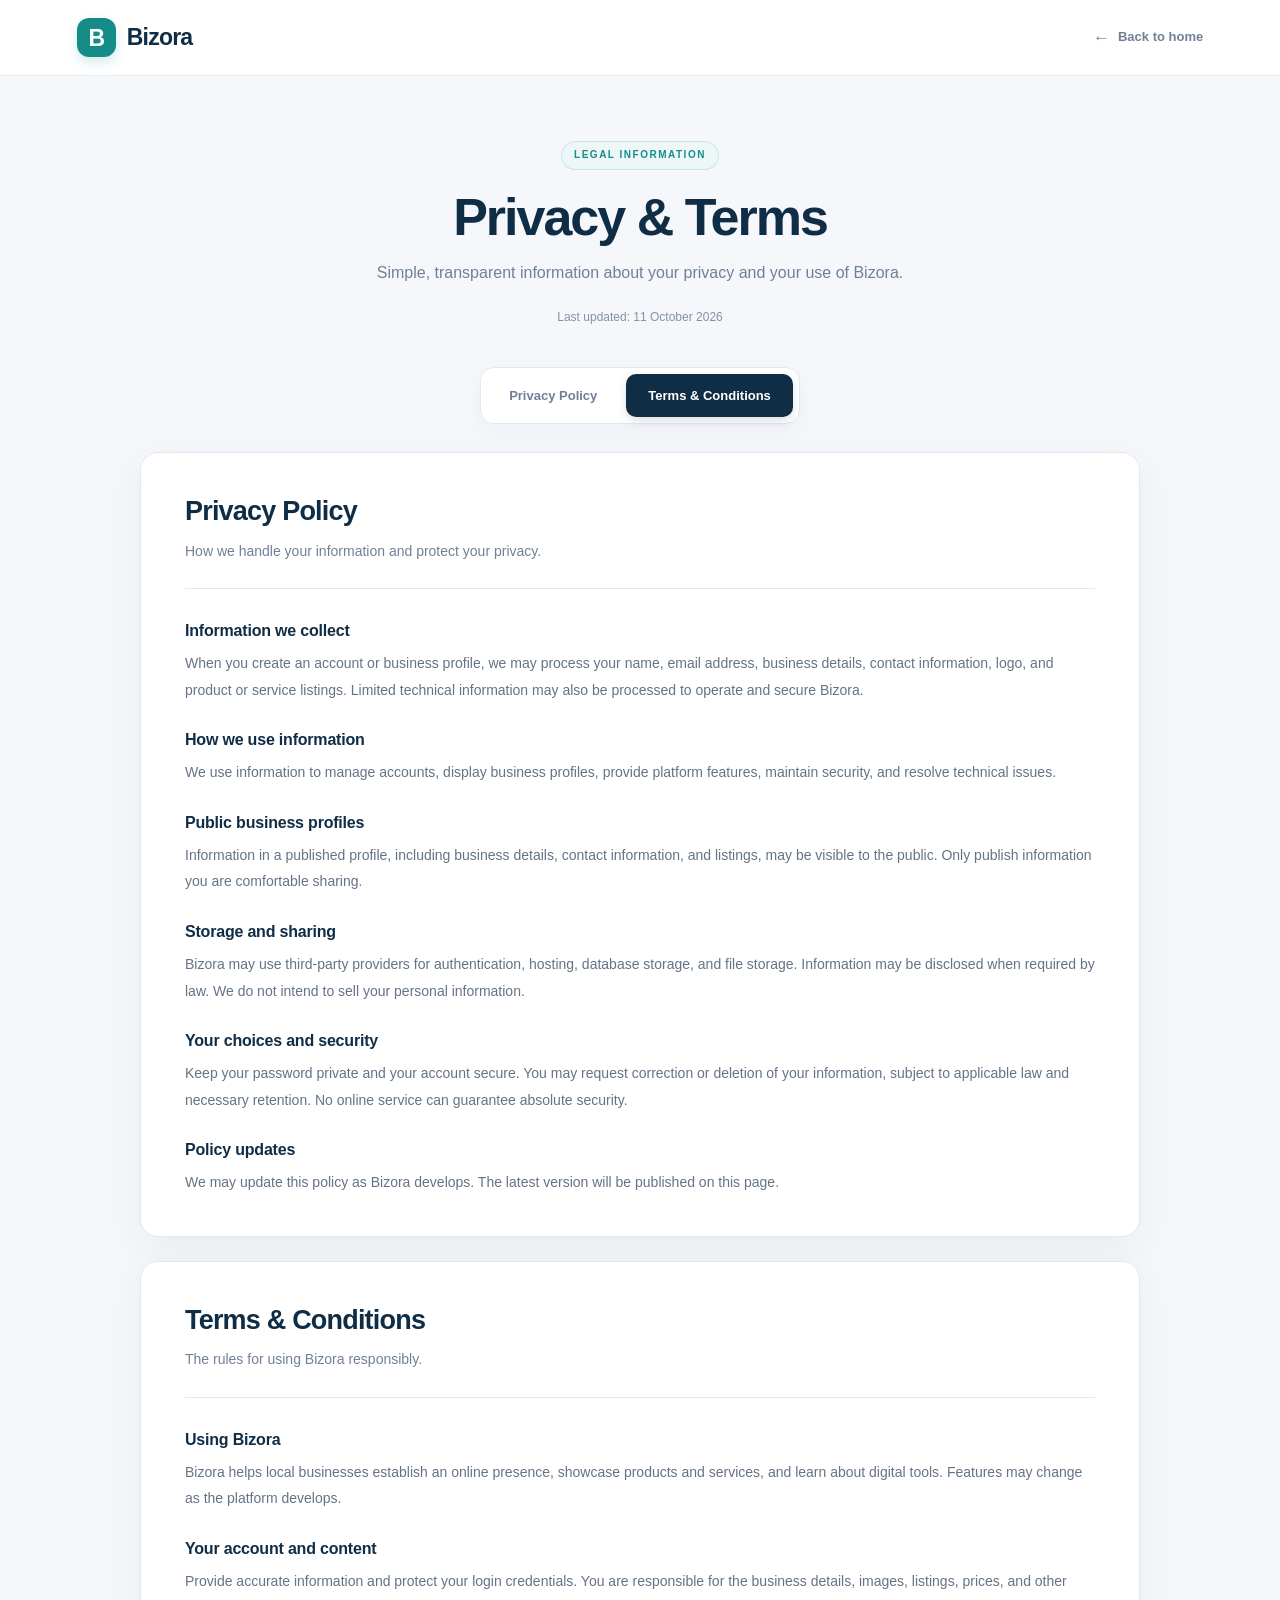
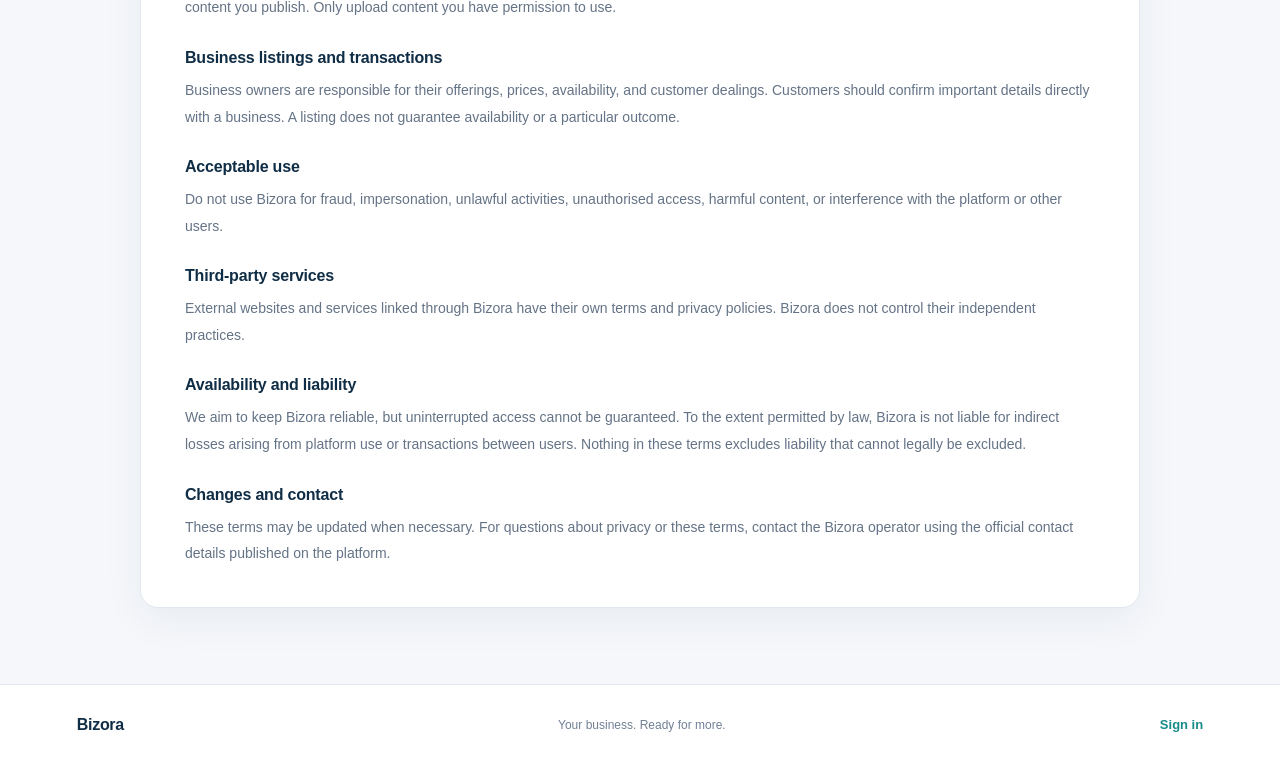
<file: legal.html>
<!DOCTYPE html>
<html lang="en">
<head>
    <meta charset="UTF-8">
    <meta name="viewport" content="width=device-width, initial-scale=1.0">
    <meta name="theme-color" content="#102D46">
    <meta name="description" content="Read Bizora's Privacy Policy and Terms & Conditions.">
    <title>Privacy & Terms | Bizora</title>
    <link rel="stylesheet" href="./css/legal.css">
</head>
<body>
    <header class="legal-header">
        <a href="./index.html" class="legal-brand" aria-label="Bizora home">
            <span class="brand-mark" aria-hidden="true">B</span>
            <span>Bizora</span>
        </a>
        <a href="./index.html" class="back-link">Back to home</a>
    </header>

    <main class="legal-container">
        <section class="legal-hero">
            <span class="eyebrow">LEGAL INFORMATION</span>
            <h1>Privacy & Terms</h1>
            <p>
                Simple, transparent information about your privacy
                and your use of Bizora.
            </p>
            <span class="updated-date">Last updated: 11 October 2026</span>
        </section>

        <nav class="legal-tabs" aria-label="Legal documents">
            <a href="#privacy" class="legal-tab active">Privacy Policy</a>
            <a href="#terms" class="legal-tab">Terms & Conditions</a>
        </nav>

        <div class="legal-content">
            <section id="privacy" class="legal-section">
                <h2>Privacy Policy</h2>
                <p class="section-intro">
                    How we handle your information and protect your privacy.
                </p>

                <h3>Information we collect</h3>
                <p>
                    When you create an account or business profile, we may process
                    your name, email address, business details, contact information,
                    logo, and product or service listings. Limited technical
                    information may also be processed to operate and secure Bizora.
                </p>

                <h3>How we use information</h3>
                <p>
                    We use information to manage accounts, display business profiles,
                    provide platform features, maintain security, and resolve
                    technical issues.
                </p>

                <h3>Public business profiles</h3>
                <p>
                    Information in a published profile, including business details,
                    contact information, and listings, may be visible to the public.
                    Only publish information you are comfortable sharing.
                </p>

                <h3>Storage and sharing</h3>
                <p>
                    Bizora may use third-party providers for authentication, hosting,
                    database storage, and file storage. Information may be disclosed
                    when required by law. We do not intend to sell your personal
                    information.
                </p>

                <h3>Your choices and security</h3>
                <p>
                    Keep your password private and your account secure. You may
                    request correction or deletion of your information, subject to
                    applicable law and necessary retention. No online service can
                    guarantee absolute security.
                </p>

                <h3>Policy updates</h3>
                <p>
                    We may update this policy as Bizora develops. The latest version
                    will be published on this page.
                </p>
            </section>

            <section id="terms" class="legal-section">
                <h2>Terms & Conditions</h2>
                <p class="section-intro">
                    The rules for using Bizora responsibly.
                </p>

                <h3>Using Bizora</h3>
                <p>
                    Bizora helps local businesses establish an online presence,
                    showcase products and services, and learn about digital tools.
                    Features may change as the platform develops.
                </p>

                <h3>Your account and content</h3>
                <p>
                    Provide accurate information and protect your login credentials.
                    You are responsible for the business details, images, listings,
                    prices, and other content you publish. Only upload content you
                    have permission to use.
                </p>

                <h3>Business listings and transactions</h3>
                <p>
                    Business owners are responsible for their offerings, prices,
                    availability, and customer dealings. Customers should confirm
                    important details directly with a business. A listing does not
                    guarantee availability or a particular outcome.
                </p>

                <h3>Acceptable use</h3>
                <p>
                    Do not use Bizora for fraud, impersonation, unlawful activities,
                    unauthorised access, harmful content, or interference with the
                    platform or other users.
                </p>

                <h3>Third-party services</h3>
                <p>
                    External websites and services linked through Bizora have their
                    own terms and privacy policies. Bizora does not control their
                    independent practices.
                </p>

                <h3>Availability and liability</h3>
                <p>
                    We aim to keep Bizora reliable, but uninterrupted access cannot
                    be guaranteed. To the extent permitted by law, Bizora is not
                    liable for indirect losses arising from platform use or
                    transactions between users. Nothing in these terms excludes
                    liability that cannot legally be excluded.
                </p>

                <h3>Changes and contact</h3>
                <p>
                    These terms may be updated when necessary. For questions about
                    privacy or these terms, contact the Bizora operator using the
                    official contact details published on the platform.
                </p>
            </section>
        </div>
    </main>

    <footer class="legal-footer">
        <a href="./index.html">Bizora</a>
        <span>Your business. Ready for more.</span>
        <a href="./auth.html">Sign in</a>
    </footer>

    <script>
        "use strict";

        document.addEventListener("DOMContentLoaded", function () {
            const sections = document.querySelectorAll(".legal-section[id]");
            const tabs = document.querySelectorAll(".legal-tab");

            function activateTab(id) {
                tabs.forEach(function (tab) {
                    const active = tab.getAttribute("href") === "#" + id;

                    tab.classList.toggle("active", active);

                    if (active) {
                        tab.setAttribute("aria-current", "location");
                    } else {
                        tab.removeAttribute("aria-current");
                    }
                });
            }

            tabs.forEach(function (tab) {
                tab.addEventListener("click", function () {
                    activateTab(tab.getAttribute("href").slice(1));
                });
            });

            if ("IntersectionObserver" in window) {
                const observer = new IntersectionObserver(function (entries) {
                    entries.forEach(function (entry) {
                        if (entry.isIntersecting) {
                            activateTab(entry.target.id);
                        }
                    });
                }, {
                    rootMargin: "-25% 0px -65% 0px"
                });

                sections.forEach(function (section) {
                    observer.observe(section);
                });
            }

            const initialSection = window.location.hash.slice(1);

            activateTab(initialSection === "terms" ? "terms" : "privacy");
        });
    </script>
</body>
</html>
</file>
<file: css/legal.css>
:root {
    --legal-navy: #102D46;
    --legal-navy-hover: #174563;
    --legal-teal: #168C89;
    --legal-teal-light: #65D0C4;
    --legal-text: #243447;
    --legal-muted: #718096;
    --legal-border: #E2E8F0;
    --legal-background: #F5F7FB;
    --legal-surface: #FFFFFF;
    --legal-soft: #EDF7F7;
    --legal-shadow: 0 12px 40px rgba(16, 45, 70, 0.06);
    --legal-radius: 18px;
    --legal-width: 1000px;
}

* {
    box-sizing: border-box;
}

html {
    scroll-behavior: smooth;
    scroll-padding-top: 100px;
}

body {
    min-width: 320px;
    min-height: 100vh;
    margin: 0;
    color: var(--legal-text);
    background: var(--legal-background);
    font-family: Inter, -apple-system, BlinkMacSystemFont, "Segoe UI", sans-serif;
    font-size: 15px;
    line-height: 1.75;
    -webkit-font-smoothing: antialiased;
    text-rendering: optimizeLegibility;
}

a {
    color: inherit;
    text-decoration: none;
}

a:focus-visible {
    outline: 3px solid var(--legal-teal-light);
    outline-offset: 4px;
    border-radius: 5px;
}

.legal-header {
    position: sticky;
    top: 0;
    z-index: 20;
    display: flex;
    align-items: center;
    justify-content: space-between;
    min-height: 76px;
    padding: 0 max(6%, calc((100% - 1200px) / 2));
    border-bottom: 1px solid rgba(226, 232, 240, 0.85);
    background: rgba(255, 255, 255, 0.94);
    backdrop-filter: blur(16px);
    -webkit-backdrop-filter: blur(16px);
}

.legal-brand {
    display: inline-flex;
    align-items: center;
    gap: 11px;
    color: var(--legal-navy);
    font-size: 23px;
    font-weight: 750;
    letter-spacing: -0.8px;
}

.brand-mark {
    display: grid;
    width: 39px;
    height: 39px;
    place-items: center;
    border-radius: 12px;
    color: #FFFFFF;
    background: var(--legal-teal);
    font-size: 23px;
    font-weight: 800;
    box-shadow: 0 5px 12px rgba(22, 140, 137, 0.18);
}

.back-link {
    display: inline-flex;
    align-items: center;
    gap: 8px;
    color: var(--legal-muted);
    font-size: 13px;
    font-weight: 650;
    transition: color 180ms ease;
}

.back-link::before {
    content: "←";
    font-size: 17px;
}

.back-link:hover {
    color: var(--legal-teal);
}

.legal-container {
    width: min(var(--legal-width), calc(100% - 48px));
    margin: 0 auto;
    padding: 64px 0 76px;
}

.legal-hero {
    max-width: 690px;
    margin: 0 auto 38px;
    text-align: center;
}

.eyebrow {
    display: inline-flex;
    align-items: center;
    justify-content: center;
    min-height: 29px;
    padding: 5px 12px;
    border: 1px solid rgba(22, 140, 137, 0.16);
    border-radius: 999px;
    color: var(--legal-teal);
    background: var(--legal-soft);
    font-size: 10px;
    font-weight: 800;
    letter-spacing: 1.5px;
    line-height: 1.4;
}

.legal-hero h1 {
    margin: 18px 0 12px;
    color: var(--legal-navy);
    font-size: clamp(34px, 5vw, 52px);
    font-weight: 800;
    letter-spacing: -2px;
    line-height: 1.15;
}

.legal-hero > p {
    max-width: 540px;
    margin: 0 auto;
    color: var(--legal-muted);
    font-size: 16px;
    line-height: 1.8;
}

.updated-date {
    display: inline-block;
    margin-top: 19px;
    color: #8492A2;
    font-size: 12px;
    font-weight: 500;
}

.legal-tabs {
    position: sticky;
    top: 76px;
    z-index: 10;
    display: flex;
    justify-content: center;
    gap: 7px;
    width: fit-content;
    max-width: 100%;
    margin: 0 auto 28px;
    padding: 6px;
    border: 1px solid var(--legal-border);
    border-radius: 14px;
    background: rgba(255, 255, 255, 0.96);
    box-shadow: 0 6px 22px rgba(16, 45, 70, 0.04);
    backdrop-filter: blur(12px);
    -webkit-backdrop-filter: blur(12px);
}

.legal-tab {
    display: inline-flex;
    align-items: center;
    justify-content: center;
    min-height: 43px;
    padding: 10px 22px;
    border-radius: 10px;
    color: var(--legal-muted);
    font-size: 13px;
    font-weight: 700;
    line-height: 1.4;
    text-align: center;
    transition: color 180ms ease, background 180ms ease, box-shadow 180ms ease;
}

.legal-tab:hover {
    color: var(--legal-navy);
    background: #F4F7FA;
}

.legal-tab.active {
    color: #FFFFFF;
    background: var(--legal-navy);
    box-shadow: 0 4px 10px rgba(16, 45, 70, 0.14);
}

.legal-content {
    display: grid;
    gap: 24px;
}

.legal-section {
    min-width: 0;
    padding: 40px 44px;
    border: 1px solid var(--legal-border);
    border-radius: var(--legal-radius);
    background: var(--legal-surface);
    box-shadow: var(--legal-shadow);
    scroll-margin-top: 145px;
}

.legal-section h2 {
    margin: 0;
    color: var(--legal-navy);
    font-size: 27px;
    font-weight: 800;
    letter-spacing: -0.8px;
    line-height: 1.35;
}

.section-intro {
    margin: 9px 0 30px;
    padding-bottom: 24px;
    border-bottom: 1px solid var(--legal-border);
    color: var(--legal-muted);
    font-size: 14px;
    line-height: 1.8;
}

.legal-section h3 {
    margin: 25px 0 7px;
    color: var(--legal-navy);
    font-size: 16px;
    font-weight: 750;
    letter-spacing: -0.2px;
    line-height: 1.5;
}

.legal-section h3:first-of-type {
    margin-top: 0;
}

.legal-section p:not(.section-intro) {
    margin: 0;
    color: #647386;
    font-size: 14px;
    line-height: 1.9;
    overflow-wrap: anywhere;
}

.legal-section a {
    color: var(--legal-teal);
    font-weight: 650;
    text-decoration: underline;
    text-decoration-color: rgba(22, 140, 137, 0.35);
    text-underline-offset: 3px;
}

.legal-section a:hover {
    color: var(--legal-navy);
}

.legal-footer {
    display: flex;
    align-items: center;
    justify-content: space-between;
    gap: 18px;
    min-height: 82px;
    padding: 20px max(6%, calc((100% - 1200px) / 2));
    border-top: 1px solid var(--legal-border);
    background: var(--legal-surface);
}

.legal-footer a:first-child {
    color: var(--legal-navy);
    font-size: 16px;
    font-weight: 800;
    letter-spacing: -0.3px;
}

.legal-footer a:last-child {
    color: var(--legal-teal);
    font-size: 13px;
    font-weight: 700;
    transition: color 180ms ease;
}

.legal-footer a:last-child:hover {
    color: var(--legal-navy);
}

.legal-footer span {
    color: var(--legal-muted);
    font-size: 12px;
    text-align: center;
}

@media (min-width: 1400px) {
    .legal-container {
        padding-top: 76px;
    }

    .legal-section {
        padding: 46px 52px;
    }
}

@media (max-width: 760px) {
    html {
        scroll-padding-top: 85px;
    }

    .legal-header {
        min-height: 66px;
        padding: 0 24px;
    }

    .legal-brand {
        gap: 9px;
        font-size: 21px;
    }

    .brand-mark {
        width: 35px;
        height: 35px;
        border-radius: 10px;
        font-size: 21px;
    }

    .legal-container {
        width: calc(100% - 32px);
        padding: 46px 0 52px;
    }

    .legal-hero {
        margin-bottom: 28px;
    }

    .legal-hero h1 {
        margin-top: 16px;
        font-size: clamp(32px, 7vw, 43px);
        letter-spacing: -1.4px;
    }

    .legal-hero > p {
        max-width: 480px;
        font-size: 14px;
    }

    .legal-tabs {
        top: 66px;
        width: 100%;
        gap: 5px;
        margin-bottom: 20px;
        padding: 5px;
        border-radius: 12px;
    }

    .legal-tab {
        flex: 1;
        min-width: 0;
        min-height: 42px;
        padding: 10px 8px;
        font-size: 12px;
    }

    .legal-content {
        gap: 18px;
    }

    .legal-section {
        padding: 28px 24px;
        border-radius: 15px;
        scroll-margin-top: 130px;
    }

    .legal-section h2 {
        font-size: 24px;
    }

    .section-intro {
        margin-bottom: 25px;
        padding-bottom: 20px;
        font-size: 13px;
    }

    .legal-section h3 {
        margin-top: 23px;
        font-size: 15px;
    }

    .legal-section p:not(.section-intro) {
        font-size: 13px;
        line-height: 1.85;
    }

    .legal-footer {
        flex-wrap: wrap;
        justify-content: space-between;
        gap: 12px;
        padding: 22px 24px;
    }

    .legal-footer span {
        order: 3;
        width: 100%;
        text-align: left;
    }
}

@media (max-width: 420px) {
    .legal-header {
        padding: 0 17px;
    }

    .legal-container {
        width: calc(100% - 24px);
        padding-top: 36px;
    }

    .back-link {
        font-size: 12px;
    }

    .legal-hero h1 {
        font-size: 32px;
    }

    .legal-hero > p {
        font-size: 13px;
    }

    .updated-date {
        font-size: 11px;
    }

    .legal-tab {
        padding: 9px 5px;
        font-size: 11px;
    }

    .legal-section {
        padding: 24px 19px;
    }

    .legal-section h2 {
        font-size: 22px;
    }

    .legal-footer {
        padding-right: 17px;
        padding-left: 17px;
    }
}

@media (prefers-reduced-motion: reduce) {
    html {
        scroll-behavior: auto;
    }

    *,
    *::before,
    *::after {
        scroll-behavior: auto !important;
        transition-duration: 0.01ms !important;
        animation-duration: 0.01ms !important;
        animation-iteration-count: 1 !important;
    }
}
</file>
